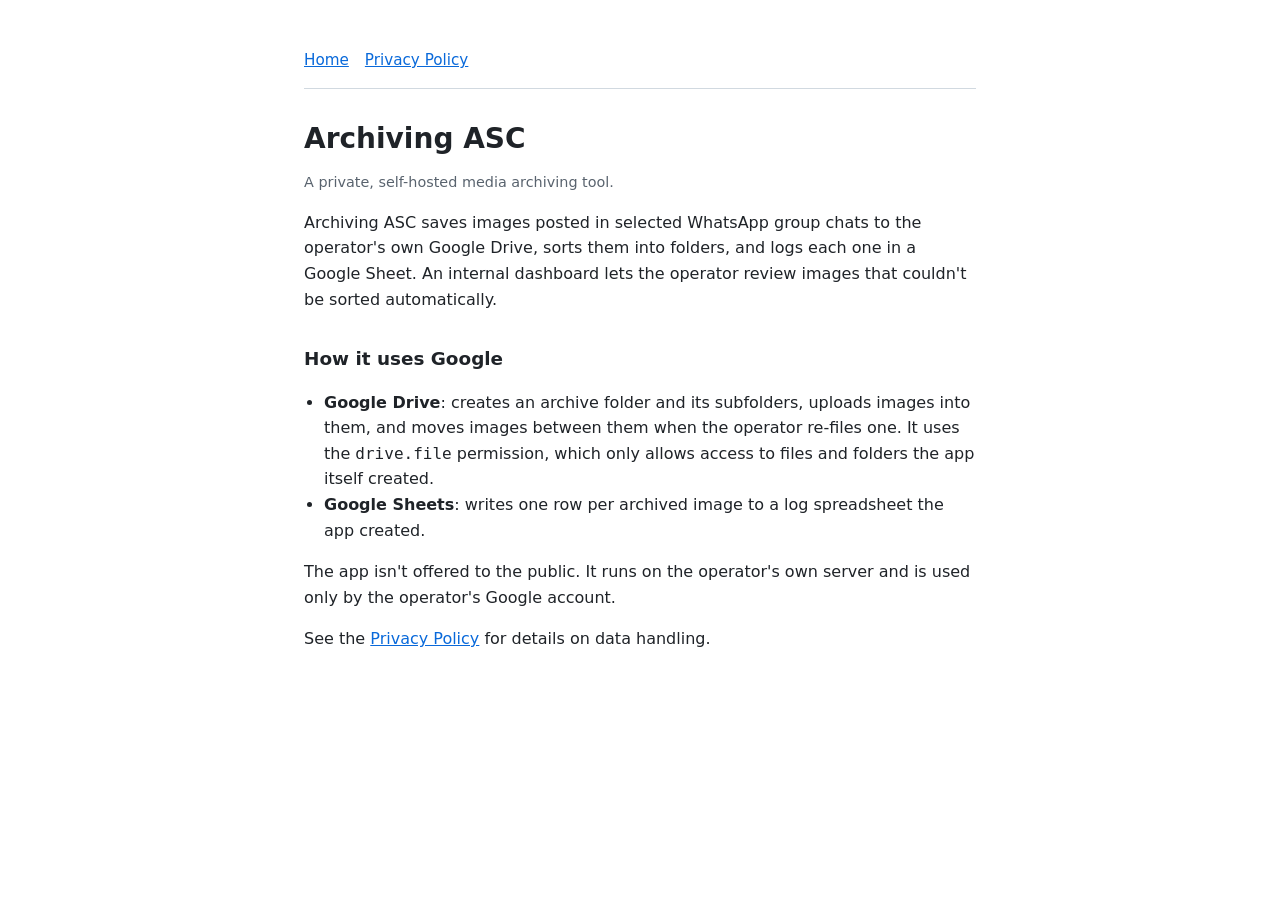
<file: index.html>
<!doctype html>
<html lang="en">
<head>
  <meta charset="utf-8">
  <meta name="viewport" content="width=device-width, initial-scale=1">
  <title>Archiving ASC</title>
  <meta name="description" content="Self-hosted tool that archives images from selected WhatsApp groups into the operator's Google Drive.">
  <link rel="stylesheet" href="style.css">
</head>
<body>
  <main>
    <nav><a href="./">Home</a><a href="privacy.html">Privacy Policy</a></nav>
    <h1>Archiving ASC</h1>
    <p class="muted">A private, self-hosted media archiving tool.</p>

    <p>Archiving ASC saves images posted in selected WhatsApp group chats to the operator's own Google Drive, sorts them into folders, and logs each one in a Google Sheet. An internal dashboard lets the operator review images that couldn't be sorted automatically.</p>

    <h2>How it uses Google</h2>
    <ul>
      <li><strong>Google Drive</strong>: creates an archive folder and its subfolders, uploads images into them, and moves images between them when the operator re-files one. It uses the <code>drive.file</code> permission, which only allows access to files and folders the app itself created.</li>
      <li><strong>Google Sheets</strong>: writes one row per archived image to a log spreadsheet the app created.</li>
    </ul>

    <p>The app isn't offered to the public. It runs on the operator's own server and is used only by the operator's Google account.</p>

    <p>See the <a href="privacy.html">Privacy Policy</a> for details on data handling.</p>
  </main>
</body>
</html>
</file>
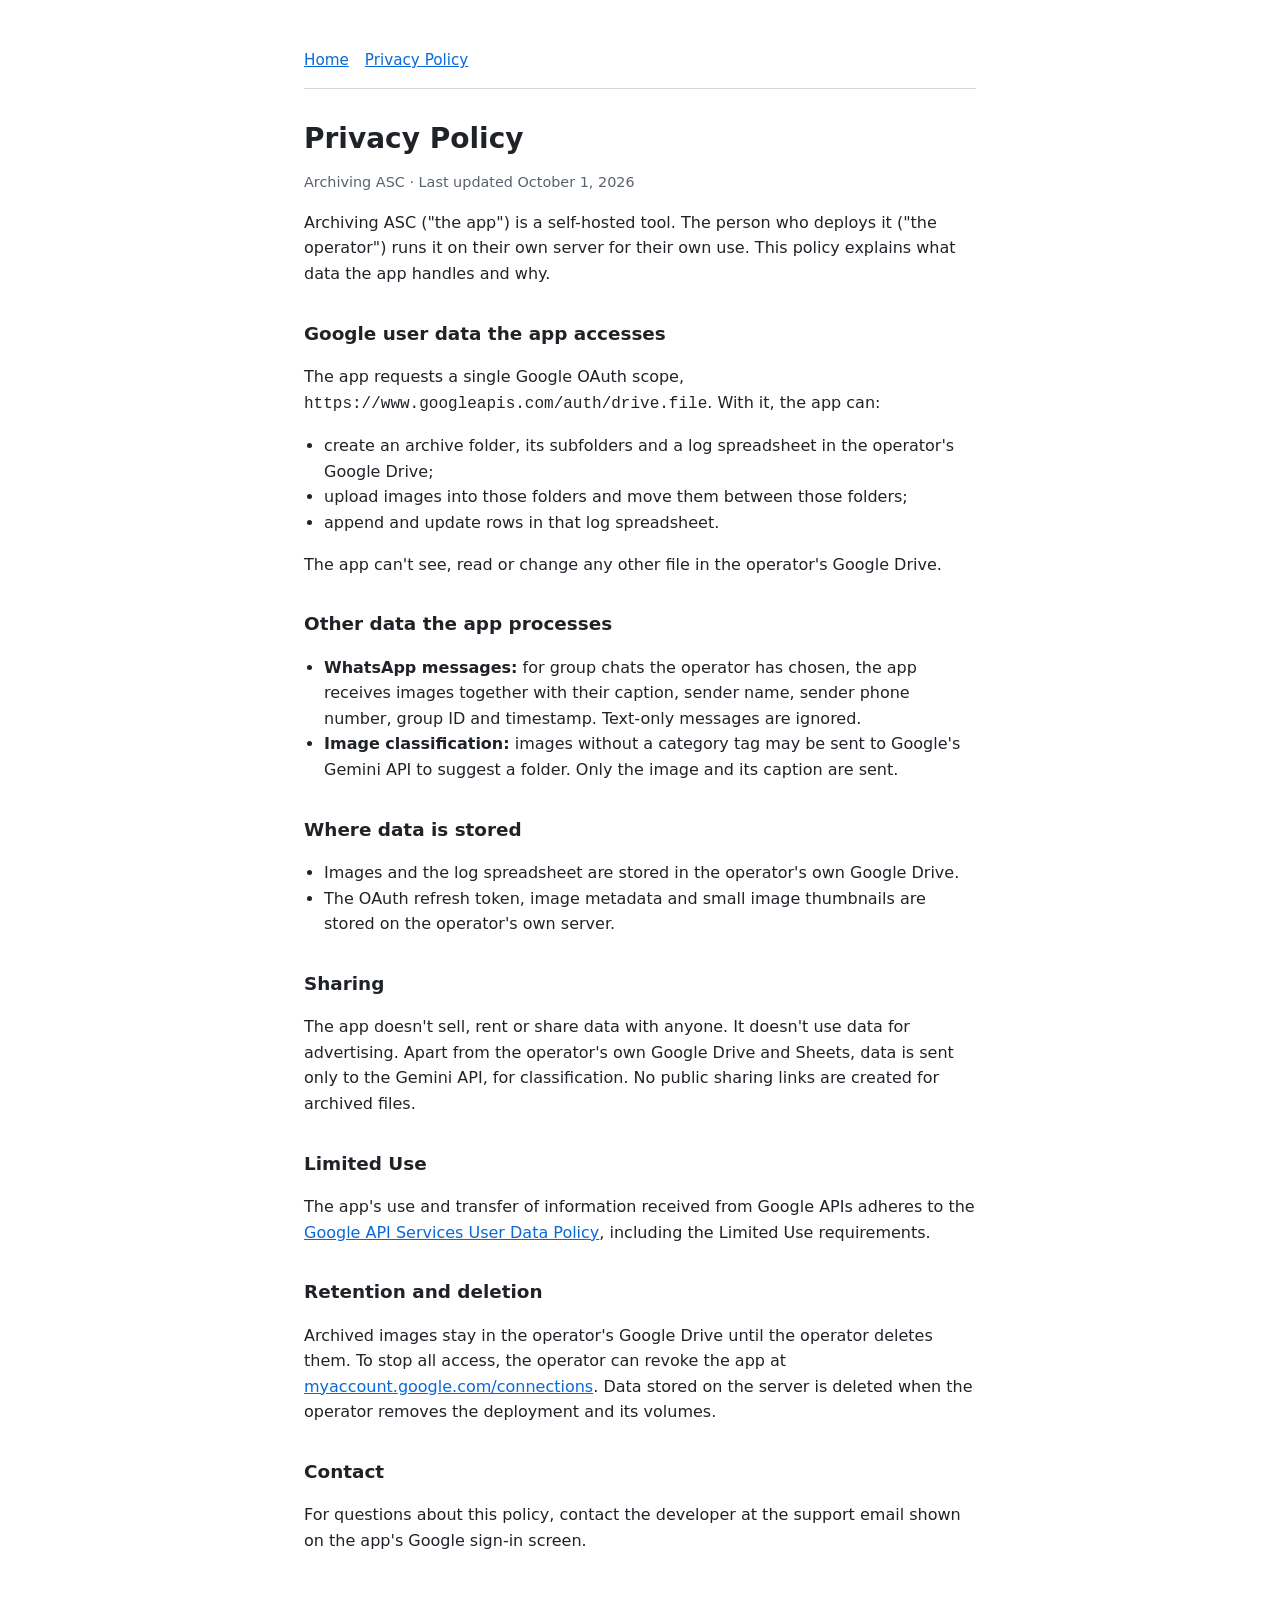
<file: privacy.html>
<!doctype html>
<html lang="en">
<head>
  <meta charset="utf-8">
  <meta name="viewport" content="width=device-width, initial-scale=1">
  <title>Privacy Policy</title>
  <meta name="description" content="Privacy Policy for Archiving ASC.">
  <link rel="stylesheet" href="style.css">
</head>
<body>
  <main>
    <nav><a href="./">Home</a><a href="privacy.html">Privacy Policy</a></nav>
    <h1>Privacy Policy</h1>
    <p class="muted">Archiving ASC · Last updated October 1, 2026</p>

    <p>Archiving ASC ("the app") is a self-hosted tool. The person who deploys it ("the operator") runs it on their own server for their own use. This policy explains what data the app handles and why.</p>

    <h2>Google user data the app accesses</h2>
    <p>The app requests a single Google OAuth scope, <code>https://www.googleapis.com/auth/drive.file</code>. With it, the app can:</p>
    <ul>
      <li>create an archive folder, its subfolders and a log spreadsheet in the operator's Google Drive;</li>
      <li>upload images into those folders and move them between those folders;</li>
      <li>append and update rows in that log spreadsheet.</li>
    </ul>
    <p>The app can't see, read or change any other file in the operator's Google Drive.</p>

    <h2>Other data the app processes</h2>
    <ul>
      <li><strong>WhatsApp messages:</strong> for group chats the operator has chosen, the app receives images together with their caption, sender name, sender phone number, group ID and timestamp. Text-only messages are ignored.</li>
      <li><strong>Image classification:</strong> images without a category tag may be sent to Google's Gemini API to suggest a folder. Only the image and its caption are sent.</li>
    </ul>

    <h2>Where data is stored</h2>
    <ul>
      <li>Images and the log spreadsheet are stored in the operator's own Google Drive.</li>
      <li>The OAuth refresh token, image metadata and small image thumbnails are stored on the operator's own server.</li>
    </ul>

    <h2>Sharing</h2>
    <p>The app doesn't sell, rent or share data with anyone. It doesn't use data for advertising. Apart from the operator's own Google Drive and Sheets, data is sent only to the Gemini API, for classification. No public sharing links are created for archived files.</p>

    <h2>Limited Use</h2>
    <p>The app's use and transfer of information received from Google APIs adheres to the <a href="https://developers.google.com/terms/api-services-user-data-policy">Google API Services User Data Policy</a>, including the Limited Use requirements.</p>

    <h2>Retention and deletion</h2>
    <p>Archived images stay in the operator's Google Drive until the operator deletes them. To stop all access, the operator can revoke the app at <a href="https://myaccount.google.com/connections">myaccount.google.com/connections</a>. Data stored on the server is deleted when the operator removes the deployment and its volumes.</p>

    <h2>Contact</h2>
    <p>For questions about this policy, contact the developer at the support email shown on the app's Google sign-in screen.</p>
  </main>
</body>
</html>
</file>
<file: style.css>
:root { --bg: #ffffff; --fg: #1f2328; --muted: #59636e; --line: #d1d9e0; --link: #0969da; }
@media (prefers-color-scheme: dark) {
  :root { --bg: #0d1117; --fg: #e6edf3; --muted: #9198a1; --line: #3d444d; --link: #4493f8; }
}
* { box-sizing: border-box; }
body { margin: 0; background: var(--bg); color: var(--fg); font: 16px/1.6 ui-sans-serif, system-ui, -apple-system, "Segoe UI", sans-serif; }
main { max-width: 44rem; margin: 0 auto; padding: 3rem 1rem 4rem; }
h1 { font-size: 1.75rem; line-height: 1.25; margin: 0 0 .25rem; }
h2 { font-size: 1.15rem; margin: 2rem 0 .5rem; }
p, li { color: var(--fg); }
.muted { color: var(--muted); font-size: .9rem; }
a { color: var(--link); }
nav { display: flex; gap: 1rem; padding-bottom: 1rem; margin-bottom: 2rem; border-bottom: 1px solid var(--line); font-size: .95rem; }
ul { padding-left: 1.25rem; }
</file>
